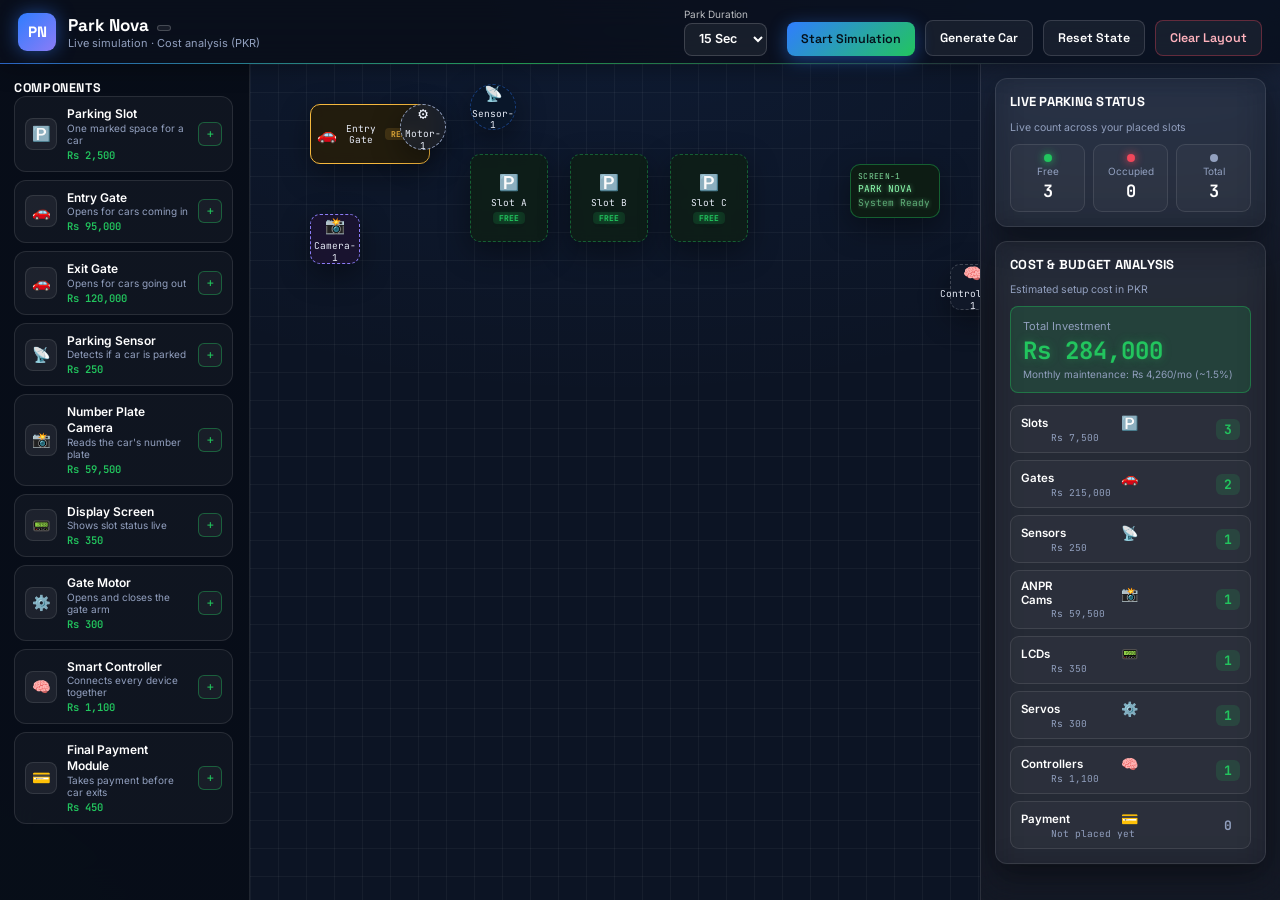
<file: index.html>
﻿<!DOCTYPE html>
<html>
<head>
  <meta charset="UTF-8">
  <meta http-equiv="refresh" content="0; url=simulation.html">
  <title>Park Nova</title>
</head>
<body>
  <a href="simulation.html">Open Park Nova Simulation</a>
</body>
</html>
</file>
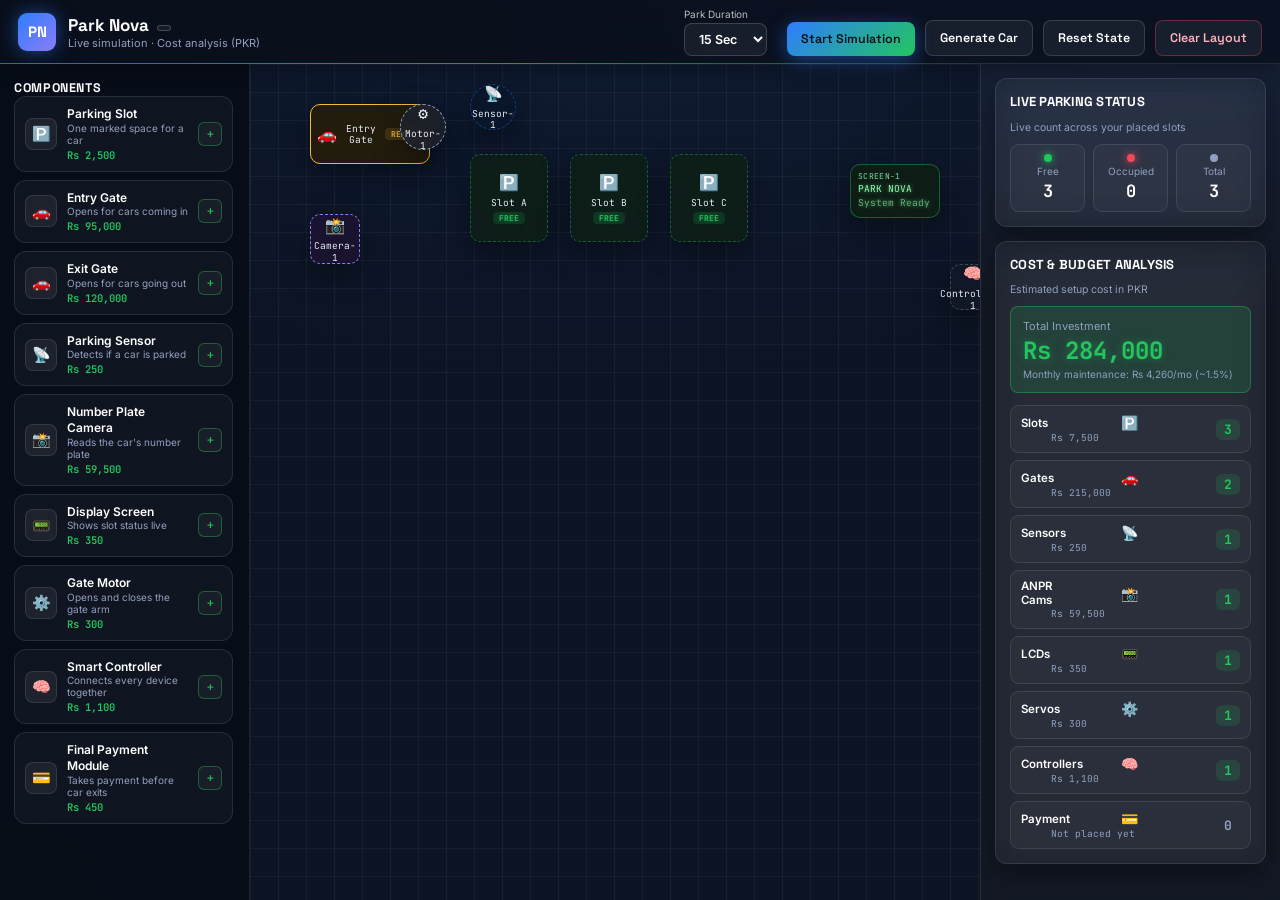
<file: simulation.html>
<!DOCTYPE html>
<html lang="en">
<head>
<meta charset="UTF-8">
<meta name="viewport" content="width=device-width, initial-scale=1.0">
<title>Park Nova </title>
<link rel="preconnect" href="https://fonts.googleapis.com">
<link href="https://fonts.googleapis.com/css2?family=Space+Grotesk:wght@500;600;700&family=JetBrains+Mono:wght@400;500;700&family=Inter:wght@400;500;600&display=swap" rel="stylesheet">
<link rel="stylesheet" href="style.css">
</head>
<body>
<header class="topbar">
  <div class="brand">
    <div class="brand-mark">PN</div>
    <div class="brand-text">
      <h1>Park Nova <span class="tag"></span></h1>
      <p>Live simulation · Cost analysis (PKR)</p>
    </div>
  </div>
  <div class="topbar-actions">
   <!-- SYSTEM STARTING -->
    <div class="duration-picker">
      <span>Park Duration</span>
      <select id="durationSelect">
        <option value="10">10 Sec</option>
        <option value="15" selected>15 Sec</option>
        <option value="20">20 Sec</option>
        <option value="25">25 Sec</option>
      </select>
    </div>
    <button id="btnStart" class="btn btn-accent"> Start Simulation</button>
    <button id="btnSpawn" class="btn btn-ghost"> Generate Car</button>
    <button id="btnReset" class="btn btn-ghost"> Reset State</button>
    <button id="btnClear" class="btn btn-danger-ghost"> Clear Layout</button>
  </div>
</header>
<main class="layout">
  <!-- LEFT: component library -->
  <aside class="panel lib">
    <h2> Components </h2>
    <div id="libList" class="lib-list"></div>
  </aside>
  <!-- CENTER: canvas -->
  <section class="canvas-wrap">
    <div id="canvas" class="canvas"></div>
  </section>
  <!-- RIGHT: cost analysis -->
  <aside class="panel side">
    <div class="card slot-size-card" id="slotSizeCard" style="display:none;">
      <h2> Slot Size</h2>
      <p class="card-sub">Selected slot: <b id="slotSizeName">—</b></p>
      <div class="slot-size-controls">
        <label>Width (px)
          <input type="number" id="slotWidthInput" min="30" max="400" step="2">
        </label>
        <label>Height (px)
          <input type="number" id="slotHeightInput" min="30" max="400" step="2">
        </label>
      </div>
    </div>
    <div class="card status-card">
      <h2> Live Parking Status</h2>
      <p class="card-sub">Live count across your placed slots</p>
      <div class="status-row-grid" id="statusRowGrid"></div>
    </div>
    <div class="card cost-card">
      <h2> Cost &amp; Budget Analysis</h2>
      <p class="card-sub">Estimated setup cost in PKR</p>
      <div class="total-box">
        <span>Total Investment</span>
        <strong id="totalCost">Rs 0</strong>
        <small id="monthlyCost">Monthly maintenance: Rs 0/mo</small>
      </div>
      <div class="stat-grid" id="statGrid"></div>
    </div>
  </aside>
</main>
<script src="script.js"></script>
</body>
</html>
</file>
<file: style.css>
/* style.css */
:root{
  --bg: #0a0f1c;
  --panel: rgba(255,255,255,0.045);
  --panel-2: rgba(255,255,255,0.035);
  --panel-solid: #121a2b;
  --border: rgba(255,255,255,0.10);
  --border-strong: rgba(255,255,255,0.20);
  --text: #eef2fb;
  --muted: #92a0bf;

  --accent: #22c55e;        /* green — available / sensors OK */
  --accent-dim: rgba(34,197,94,.4);
  --accent-bg: rgba(34,197,94,.15);

  --amber: #f5b83d;         /* reserved / gates */
  --amber-bg: rgba(245,184,61,.15);

  --violet: #8b7cf6;        /* camera / ANPR */
  --violet-bg: rgba(139,124,246,.17);

  --danger: #f0475a;        /* occupied / delete */
  --danger-bg: rgba(240,71,90,.16);

  --blue: #2f7dff;          /* sensors / IoT activity / brand */
  --blue-dim: rgba(47,125,255,.4);
  --blue-bg: rgba(47,125,255,.15);
  --blue-dark: #0d1f3d;

  --font-display: 'Space Grotesk', sans-serif;
  --font-body: 'Inter', sans-serif;
  --font-mono: 'JetBrains Mono', monospace;
  --radius: 12px;
  --shadow: 0 10px 30px rgba(0,0,0,.4);
  --glass-blur: 18px;
}

*{ box-sizing: border-box; }

html,body{
  margin:0; height:100%;
  background:
    radial-gradient(1100px 650px at 88% -8%, rgba(47,125,255,.14), transparent 60%),
    radial-gradient(900px 600px at -8% 105%, rgba(34,197,94,.10), transparent 55%),
    var(--bg);
  color: var(--text);
  font-family: var(--font-body);
  overflow: hidden;
}

button{ font-family: var(--font-display); cursor:pointer; }
h1,h2{ font-family: var(--font-display); margin:0; }

/* topbar */
.topbar{
  height:64px;
  display:flex; align-items:center; justify-content:space-between;
  padding:0 18px;
  background: rgba(10,16,28,.72);
  backdrop-filter: blur(var(--glass-blur));
  -webkit-backdrop-filter: blur(var(--glass-blur));
  border-bottom:1px solid var(--border);
  box-shadow: 0 2px 24px rgba(0,0,0,.4);
  position:relative; z-index:20;
}
.topbar::after{
  content:''; position:absolute; left:0; right:0; bottom:-1px; height:1px;
  background: linear-gradient(90deg, var(--blue), var(--accent), transparent 80%);
  opacity:.7;
}
.brand{ display:flex; align-items:center; gap:12px; }
.brand-mark{
  width:38px; height:38px; border-radius:9px;
  background: linear-gradient(135deg, var(--blue), var(--violet));
  color:#fff; font-family:var(--font-display); font-weight:700;
  display:flex; align-items:center; justify-content:center; font-size:15px;
  box-shadow: 0 0 18px rgba(47,125,255,.5);
}
.brand-text h1{ font-size:17px; display:flex; align-items:baseline; gap:8px; color:#fff; }
.brand-text .tag{ font-size:10px; color:#cfe0ff; font-family:var(--font-mono); font-weight:400;
  border:1px solid rgba(255,255,255,.2); background:rgba(255,255,255,.06); padding:2px 6px; border-radius:5px; }
.brand-text p{ margin:0; font-size:11px; color: var(--muted); }

.topbar-actions{ display:flex; align-items:flex-end; gap:10px; }

.status-dot{ width:8px; height:8px; border-radius:50%; flex:none; }
.status-dot.online{ background:#22c55e; box-shadow:0 0 8px #22c55e; animation: pulse-dot 1.7s ease-in-out infinite; }
.status-dot.partial{ background:#f5b83d; box-shadow:0 0 8px #f5b83d; animation: pulse-dot 1.7s ease-in-out infinite; }
.status-dot.offline{ background:#5b6579; }
@keyframes pulse-dot{ 0%,100%{ opacity:1; } 50%{ opacity:.4; } }

.btn{
  border:1px solid var(--border); background:var(--panel-2); color:var(--text);
  padding:9px 14px; border-radius:8px; font-size:12.5px; font-weight:600;
  transition: transform .12s ease, border-color .12s ease, background .12s ease;
}
.btn:hover{ transform: translateY(-1px); border-color: var(--accent); }

/* topbar buttons sit on the dark glass header */
.topbar-actions .btn{
  background: rgba(255,255,255,.055); color:#fff; border-color: rgba(255,255,255,.14);
}
.topbar-actions .btn:hover{ background: rgba(255,255,255,.12); border-color: rgba(255,255,255,.3); }
.topbar-actions .btn-accent{
  background: linear-gradient(135deg, var(--blue), var(--accent)); color:#04101a; border:none;
  box-shadow: 0 4px 18px rgba(47,125,255,.45);
}
.topbar-actions .btn-accent:hover{ filter:brightness(1.08); }
.topbar-actions .btn-danger-ghost{ color:#ffb2bd; border-color: rgba(240,71,90,.35); }
.topbar-actions .btn-danger-ghost:hover{ background: rgba(240,71,90,.2); border-color:#ffb2bd; color:#fff; }

.btn-accent{ background: var(--accent); color:#04150c; border-color: var(--accent); }
.btn-ghost{ background: var(--panel-2); }
.btn-danger-ghost{ background: var(--panel-2); color: var(--danger); border-color: rgba(240,71,90,.3); }
.btn-danger-ghost:hover{ border-color: var(--danger); }

.duration-picker{ display:flex; flex-direction:column; gap:3px; font-size:10px; color:rgba(255,255,255,.72); margin-right:10px; }
.duration-picker select{
  background: rgba(255,255,255,.06); color:#fff; border:1px solid rgba(255,255,255,.16); border-radius:8px;
  padding:7px 10px; font-size:12.5px; font-weight:600; font-family: inherit; cursor:pointer;
}
.duration-picker select option{ background:#0f1726; color:#fff; }
.duration-picker select:focus{ outline:none; border-color: var(--blue); }

/*  layout grid */
.layout{
  display:grid;
  grid-template-columns: 250px 1fr 300px;
  height: calc(100% - 64px);
}
.panel{ overflow:hidden; display:flex; flex-direction:column; }
.panel.lib{
  background: linear-gradient(rgba(8,13,24,.92), rgba(8,13,24,.92));
  backdrop-filter: blur(var(--glass-blur));
  -webkit-backdrop-filter: blur(var(--glass-blur));
}
.panel.side{
  background: var(--panel);
  backdrop-filter: blur(var(--glass-blur));
  -webkit-backdrop-filter: blur(var(--glass-blur));
}
.lib{ border-right:1px solid var(--border); padding:16px 14px; }
.side{ border-left:1px solid var(--border); padding:14px; gap:14px; overflow-y:auto; }
.lib h2, .side h2{ font-size:12.5px; letter-spacing:.05em; color:#fff; text-transform:uppercase; }

.hint{ font-size:11px; color:var(--muted); line-height:1.5; margin:6px 0 12px; }

/* component library */
.lib-list{ overflow-y:auto; display:flex; flex-direction:column; gap:8px; padding-right:2px; }
.lib-item{
  display:flex; align-items:center; gap:10px;
  border:1px solid var(--border); background: var(--panel-2);
  border-radius: var(--radius); padding:9px 10px; cursor:pointer;
  transition: border-color .12s ease, background .12s ease, transform .12s ease;
}
.lib-item:hover{ border-color: var(--blue); background: var(--blue-bg); transform: translateY(-1px); }
.lib-icon{
  width:32px; height:32px; border-radius:8px; display:flex; align-items:center; justify-content:center;
  font-size:15px; background: rgba(255,255,255,.06); border:1px solid var(--border); flex:none;
}
.lib-meta{ flex:1; min-width:0; }
.lib-meta .name{ font-size:12px; font-weight:600; line-height:1.3; color:#fff; }
.lib-meta .desc{ font-size:10px; color:var(--muted); }
.lib-meta .price{ font-family:var(--font-mono); font-size:10.5px; color:var(--accent); margin-top:2px; font-weight:600; }
.lib-add{
  width:24px; height:24px; border-radius:6px; border:1px solid var(--accent-dim); background: rgba(255,255,255,.04);
  color:var(--accent); font-size:14px; line-height:1; flex:none;
}
.lib-add:hover{ background: var(--accent); color:#04150c; }

/* canvas */
.canvas-wrap{
  position:relative; overflow:auto;
  background:
    linear-gradient(rgba(255,255,255,.045) 1px, transparent 1px) 0 0/28px 28px,
    linear-gradient(90deg, rgba(255,255,255,.045) 1px, transparent 1px) 0 0/28px 28px,
    radial-gradient(1200px 700px at 50% -10%, rgba(47,125,255,.07), transparent 60%),
    #0c1424;
}
.canvas{
  position:relative;
  width:1400px; height:1000px;
}

/* placed item base */
.placed{
  position:absolute; user-select:none; touch-action:none;
  border-radius:10px; border:1.5px dashed var(--border-strong);
  background: rgba(18,26,42,.88);
  backdrop-filter: blur(6px);
  box-shadow: var(--shadow);
  display:flex; flex-direction:column; align-items:center; justify-content:center;
  gap:4px; cursor:grab; padding:6px;
  font-family: var(--font-mono);
  color: var(--text);
}
.placed:active{ cursor:grabbing; }
.placed.selected{ border-color:#fff; border-style:solid; box-shadow:0 0 0 2px rgba(255,255,255,.22), var(--shadow); }
.placed .p-icon{ font-size:16px; }
.placed .p-label{ font-size:9.5px; color:#e7ecf7; text-align:center; line-height:1.2; }
.placed .p-status{
  font-size:8px; padding:1px 6px; border-radius:4px; font-weight:700; letter-spacing:.03em;
}
.placed .p-del{
  position:absolute; top:-8px; right:-8px; width:18px; height:18px; border-radius:50%;
  background: var(--danger); color:#fff; border:none; font-size:11px; line-height:1;
  display:none; align-items:center; justify-content:center;
  cursor:pointer; z-index:7;
}
.placed.selected .p-del{ display:flex; }
.placed .resize-handle{
  position:absolute; right:-7px; bottom:-7px; width:14px; height:14px;
  border-radius:3px; background:#fff; border:2px solid var(--blue);
  cursor:nwse-resize; display:none; z-index:6; box-shadow:0 0 6px rgba(0,0,0,.5);
}
.placed.slot.selected .resize-handle{ display:block; }

/* type variants */
.placed.slot{ width:78px; height:88px; border-color: var(--accent-dim); background: rgba(14,30,22,.88); }
.placed.slot .p-status.free{ background: var(--accent-bg); color: var(--accent); text-shadow:0 0 6px rgba(34,197,94,.55); }
.placed.slot .p-status.occupied{ background: var(--danger-bg); color: var(--danger); text-shadow:0 0 6px rgba(240,71,90,.55); }

.placed.entry-gate, .placed.exit-gate{
  width:120px; height:60px; border-color: var(--amber); border-style:solid; flex-direction:row; gap:8px;
  background: rgba(38,29,10,.88);
}
.placed.entry-gate .p-status, .placed.exit-gate .p-status{ background: var(--amber-bg); color:var(--amber); }
.placed.entry-gate .p-status.open, .placed.exit-gate .p-status.open{ background: var(--accent-bg); color: var(--accent); }

.placed.sensor{ width:46px; height:46px; border-radius:50%; border-color: var(--blue-dim); background: rgba(10,22,42,.88); transition: box-shadow .2s ease, border-color .2s ease; }
.placed.sensor .p-icon{ font-size:15px; }
.placed.sensor.detecting{ border-color: var(--blue); box-shadow: 0 0 0 8px var(--blue-bg); animation: pulse-ring-blue 1s ease-out; }

.placed.lcd{
  width:128px; height:66px; border-color: var(--accent-dim); border-style:solid; padding:5px 7px;
  background: #0d1c14; align-items:flex-start; justify-content:center; gap:2px;
}
.placed.lcd .p-label{ font-size:8px; color:#7fd99a; text-transform:uppercase; letter-spacing:.04em; }
.lcd-screen{ width:100%; display:flex; flex-direction:column; gap:1px; }
.lcd-line{
  font-family: var(--font-mono); font-size:9.5px; color:#8effb0; line-height:1.35;
  white-space:nowrap; overflow:hidden; text-overflow:ellipsis; width:100%;
  text-shadow: 0 0 5px rgba(142,255,176,.55);
}
.lcd-line.dim{ color:#5fae78; }

.placed.camera{ width:50px; height:50px; border-color: var(--violet); background: rgba(28,20,48,.88); transition: box-shadow .2s ease; position:relative; }
.placed.camera.detecting{ box-shadow: 0 0 0 8px var(--violet-bg); animation: pulse-ring-violet .9s ease-out; }
.placed.camera.detecting::after{ content:'●'; position:absolute; top:2px; right:4px; color:var(--danger); font-size:9px; animation: blink .35s steps(1) infinite; }

.placed.servo{ width:46px; height:46px; border-color: var(--muted); border-radius:50%; background: rgba(28,32,42,.88); }

@keyframes pulse-ring{ 0%{ box-shadow: 0 0 0 0 var(--accent-bg); } 70%{ box-shadow: 0 0 0 10px rgba(34,197,94,0); } 100%{ box-shadow: 0 0 0 0 rgba(34,197,94,0); } }
@keyframes pulse-ring-blue{ 0%{ box-shadow: 0 0 0 0 var(--blue-bg); } 70%{ box-shadow: 0 0 0 10px rgba(47,125,255,0); } 100%{ box-shadow: 0 0 0 0 rgba(47,125,255,0); } }
@keyframes pulse-ring-violet{ 0%{ box-shadow: 0 0 0 0 var(--violet-bg); } 70%{ box-shadow: 0 0 0 10px rgba(139,124,246,0); } 100%{ box-shadow: 0 0 0 0 rgba(139,124,246,0); } }
@keyframes blink{ 0%,100%{ opacity:1; } 50%{ opacity:0; } }

/* car */
.car{
  position:absolute; width:28px; height:16px; border-radius:4px;
  background: var(--amber); box-shadow:0 2px 10px rgba(245,184,61,.5);
  transition: left 1.4s ease, top 1.4s ease;
  display:flex; align-items:center; justify-content:center; font-size:10px; z-index:50;
}
.car-plate{
  position:absolute; top:-16px; left:50%; transform:translateX(-50%);
  font-family: var(--font-mono); font-size:8px; font-weight:700; color:#fff;
  background: #0a0f1c; padding:1px 5px; border-radius:4px; white-space:nowrap;
  box-shadow: var(--shadow); border:1px solid var(--border-strong);
}

.car-timer{
  position:absolute; top:-30px; left:50%; transform:translateX(-50%);
  font-family: var(--font-mono); font-size:8px; font-weight:700; color: var(--accent);
  background: rgba(34,197,94,.18); border:1px solid var(--accent-dim); padding:1px 5px; border-radius:4px; white-space:nowrap;
}
.car-timer.ending{ color: var(--danger); border-color: var(--danger); background: rgba(240,71,90,.18); animation: blink .5s steps(1) infinite; }

.placed.slot .p-timer{
  font-family: var(--font-mono); font-size:9px; font-weight:700; color: var(--accent);
  display:none;
}
.placed.slot .p-timer.showing{ display:inline-block; }
.placed.slot .p-timer.ending{ color: var(--danger); animation: blink .5s steps(1) infinite; }

.placed.exit-gate.paying{ box-shadow: 0 0 0 8px var(--blue-bg); position:relative; }
.placed.exit-gate.paying::after{
  content:'💳'; position:absolute; top:-14px; right:-6px; font-size:12px; animation: pulse-ring-blue 1s ease-out infinite;
}

.placed.payment{ width:46px; height:46px; border-color: var(--violet); background: rgba(28,20,48,.88); transition: box-shadow .2s ease; position:relative; }
.placed.payment.detecting{ box-shadow: 0 0 0 8px var(--violet-bg); animation: pulse-ring-violet 1s ease-out; }
.placed.payment.paid{ border-color: var(--accent); box-shadow: 0 0 0 8px var(--accent-bg); animation: pulse-ring 1s ease-out; }
.placed.payment.paid::after{ content:'✅'; position:absolute; top:-14px; right:-8px; font-size:12px; }

/* right side cards */
.card{
  border:1px solid var(--border); border-radius: var(--radius);
  background: var(--panel-2);
  backdrop-filter: blur(var(--glass-blur));
  -webkit-backdrop-filter: blur(var(--glass-blur));
  box-shadow: var(--shadow);
  padding:14px; flex: none;
}
.card h2{ margin-bottom:2px; color:#fff; font-size:13px; letter-spacing:.02em; }
.card-sub{ font-size:10.5px; color: var(--muted); margin-bottom:10px; }

/* live parking status pills */
.status-row-grid{ display:flex; gap:8px; margin-top:10px; }
.status-pill{
  flex:1; display:flex; flex-direction:column; align-items:center; gap:3px;
  border-radius:9px; padding:9px 6px; border:1px solid var(--border); background: rgba(255,255,255,.03);
}
.status-pill .dot{ width:8px; height:8px; border-radius:50%; }
.status-pill span{ font-size:10px; color: var(--muted); order:2; }
.status-pill strong{ font-family: var(--font-mono); font-size:17px; color: #fff; order:3; }
.status-pill.free .dot{ background: var(--accent); box-shadow:0 0 8px var(--accent); }
.status-pill.occupied .dot{ background: var(--danger); box-shadow:0 0 8px var(--danger); }
.status-pill.total .dot{ background: var(--muted); }

.total-box{
  margin-top:10px; padding:12px; border-radius:8px;
  background: var(--accent-bg);
  border:1px solid var(--accent-dim);
  display:flex; flex-direction:column; gap:2px;
}
.total-box span{ font-size:11px; color:var(--muted); }
.total-box strong{ font-family:var(--font-mono); font-size:24px; color:var(--accent); text-shadow:0 0 10px rgba(34,197,94,.4); }
.total-box small{ font-size:10px; color:var(--muted); }

.stat-grid{ display:flex; flex-direction:column; gap:7px; margin-top:12px; }
.stat{
  border:1px solid var(--border); border-radius:9px; padding:8px 10px; background: rgba(255,255,255,.03);
  display:grid; grid-template-columns: 22px 1fr auto; align-items:center; column-gap:8px;
}
.stat .stat-icon{ font-size:14px; text-align:center; }
.stat .k{ font-size:11.5px; color:#fff; font-weight:600; grid-row:1; }
.stat .stat-sub{ grid-column:2; grid-row:2; font-size:9.5px; color:var(--muted); font-family: var(--font-mono); }
.stat .v{
  font-family:var(--font-mono); font-size:13px; color:var(--accent); font-weight:700;
  grid-row: 1 / span 2; background: var(--accent-bg); border-radius:6px; padding:2px 8px; align-self:center;
}
.stat.empty .v{ color: var(--muted); background:transparent; }

/* slot size (width/height) controls card */
.slot-size-controls{ display:flex; flex-direction:column; gap:10px; margin-top:10px; }
.slot-size-controls label{ display:flex; flex-direction:column; gap:4px; font-size:11px; color:var(--muted); }
.slot-size-controls input{
  background: rgba(255,255,255,.06); color:#fff; border:1px solid var(--border-strong); border-radius:8px;
  padding:7px 10px; font-size:12.5px; font-weight:600; font-family: var(--font-mono);
}
.slot-size-controls input:focus{ outline:none; border-color: var(--blue); }

::-webkit-scrollbar{ width:8px; height:8px; }
::-webkit-scrollbar-thumb{ background: rgba(255,255,255,.14); border-radius:4px; }
::-webkit-scrollbar-track{ background: transparent; }
</file>
